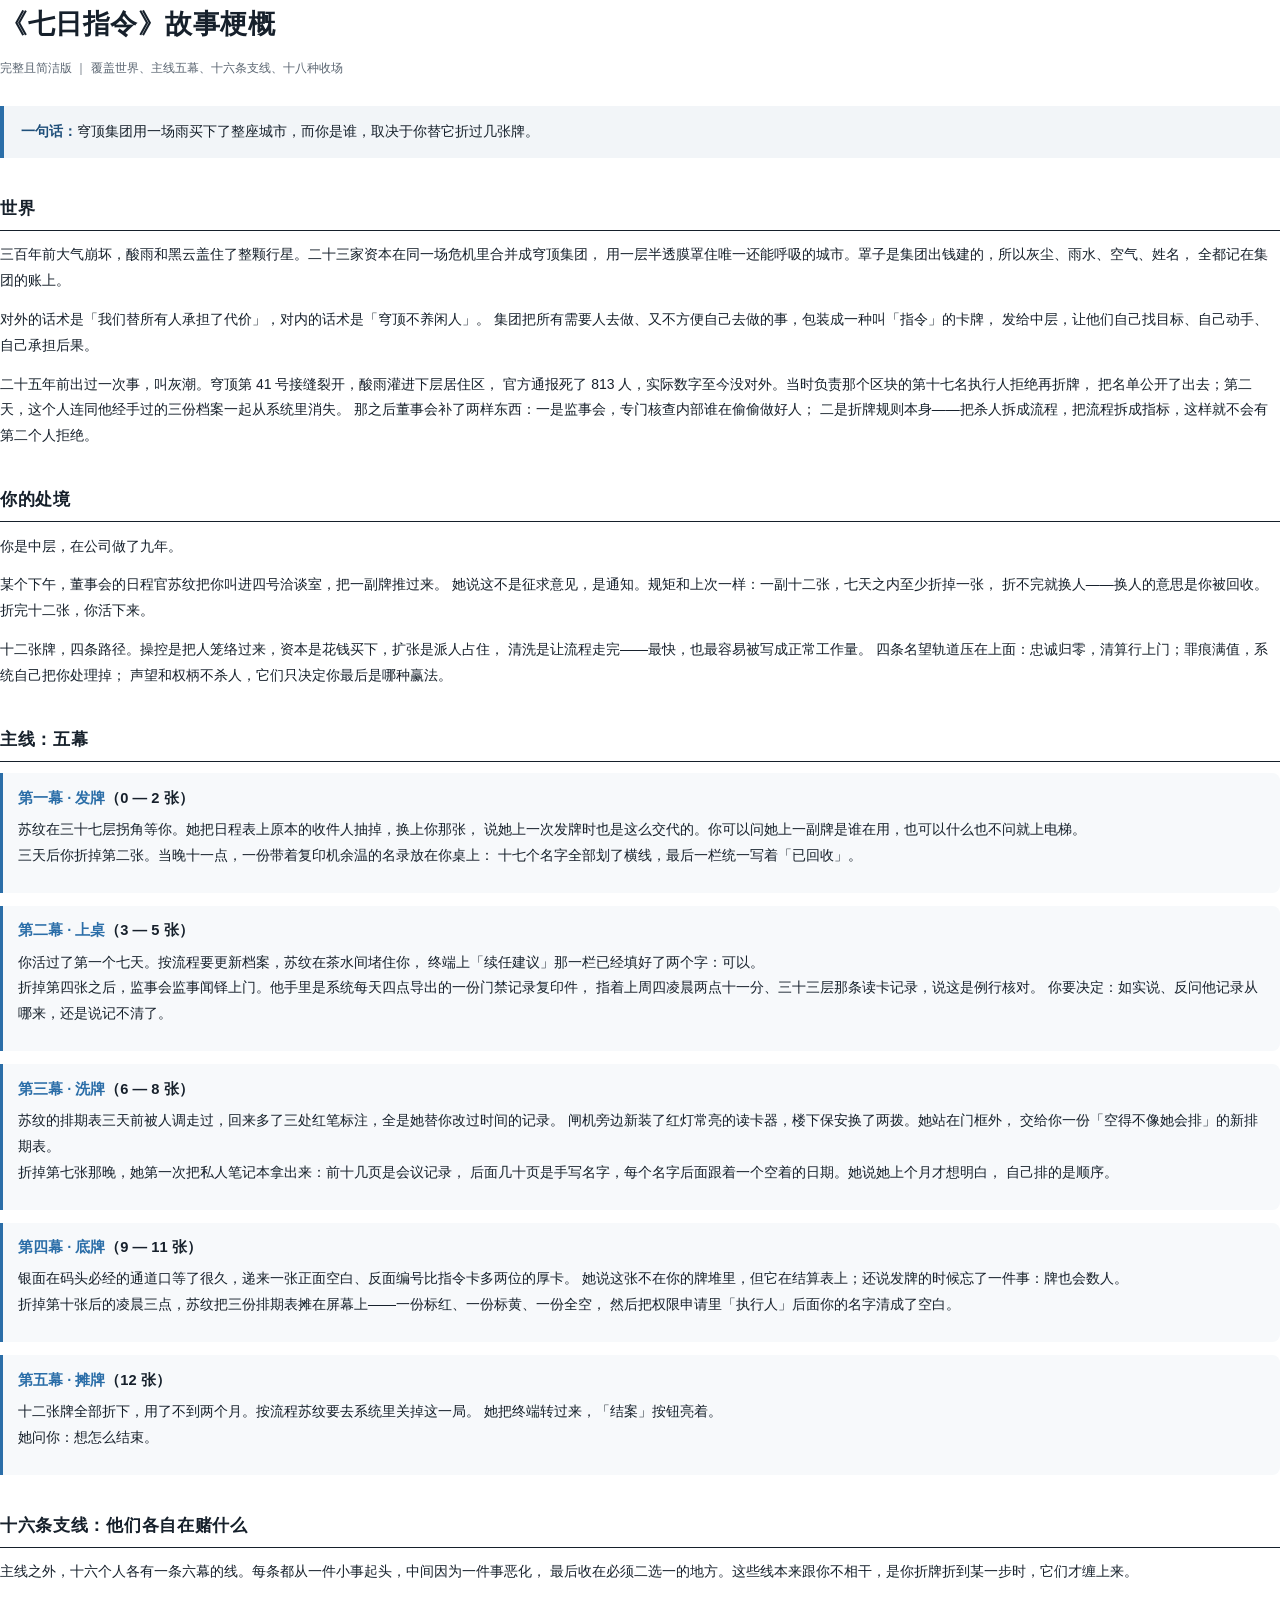
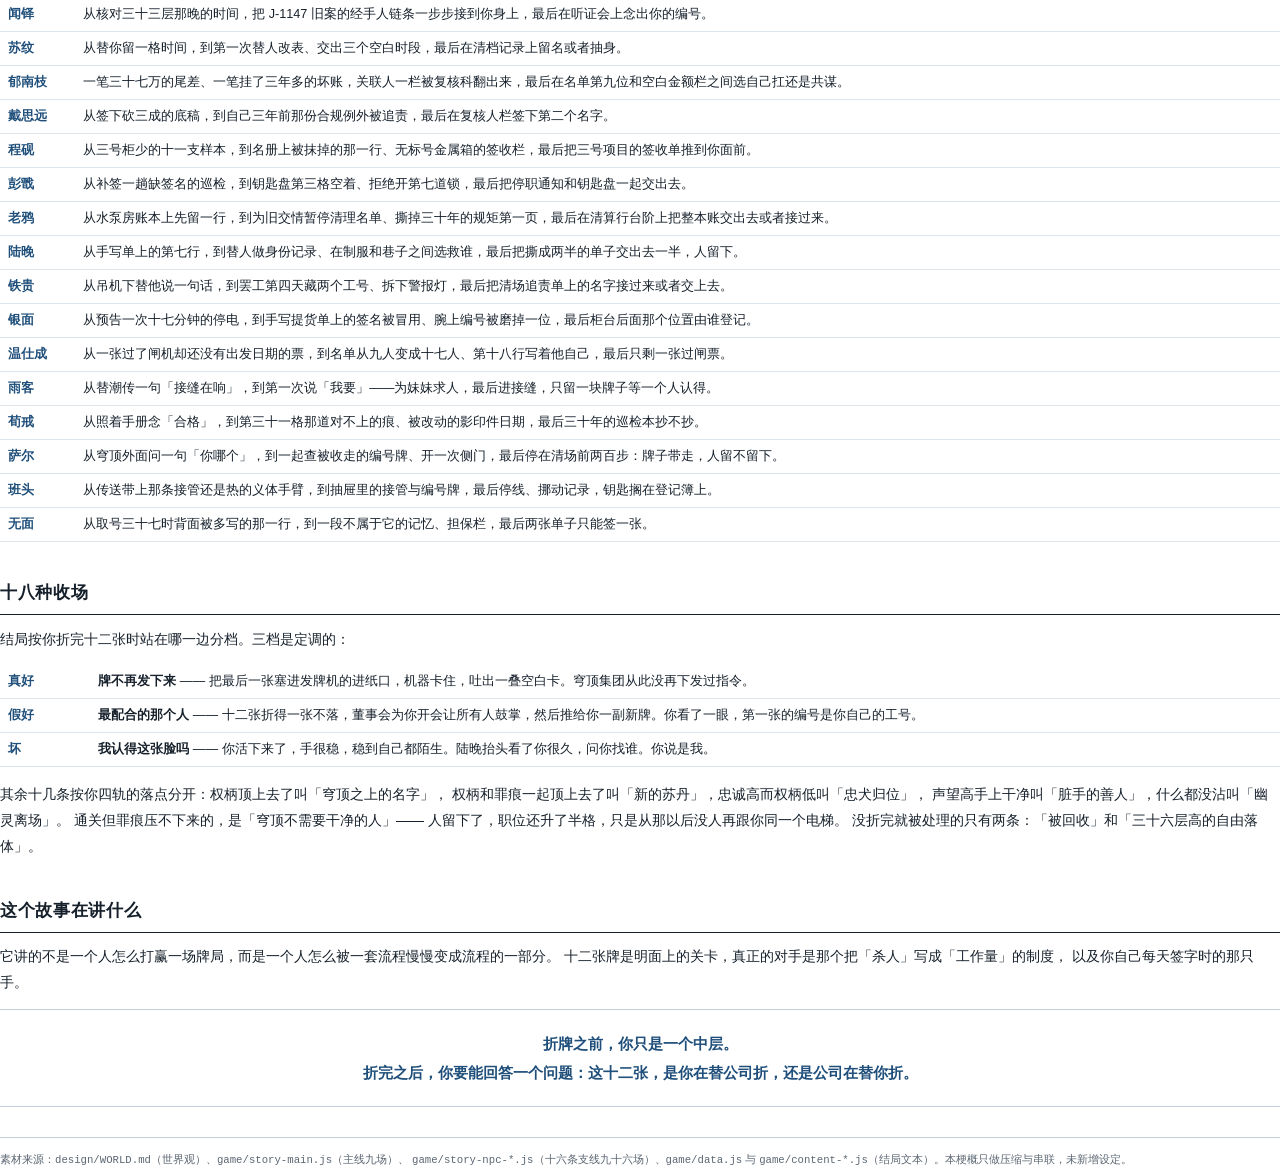
<file: design/story-synopsis.html>
<!DOCTYPE html>
<html lang="zh-CN"><head><meta charset="utf-8">
<title>《七日指令》故事梗概</title>
<style>
  @page { size: A4; margin: 15mm 14mm; }
  * { box-sizing: border-box; }
  body { font-family: "Noto Sans CJK SC","Source Han Sans SC","WenQuanYi Micro Hei",sans-serif;
         color:#16202b; font-size:10.5pt; line-height:1.85; margin:0; }
  h1 { font-size:20pt; margin:0 0 2mm; letter-spacing:.02em; }
  .sub { color:#5b6672; font-size:9pt; margin:0 0 7mm; }
  h2 { font-size:13pt; margin:9mm 0 3mm; padding-bottom:1.6mm;
       border-bottom:1.2pt solid #16202b; letter-spacing:.04em; }
  h3 { font-size:11pt; margin:6mm 0 2mm; color:#1f4f7a; }
  p { margin:0 0 3.4mm; }
  .lead { background:#f2f5f8; border-left:3pt solid #2b6ea8; padding:3.5mm 4.5mm; margin:0 0 6mm; }
  .lead b { color:#1f4f7a; }
  .act { border-left:2.5pt solid #2b6ea8; background:#f7f9fb;
         padding:3mm 4mm; margin:0 0 3.4mm; border-radius:0 2mm 2mm 0; }
  .act .h { font-weight:700; font-size:11pt; margin-bottom:1.4mm; }
  .act .h span { color:#2b6ea8; }
  table { width:100%; border-collapse:collapse; margin:2mm 0 4mm; }
  td { border-bottom:.6pt solid #dde4ea; padding:1.6mm 2mm; vertical-align:top;
       font-size:9.5pt; line-height:1.65; }
  td.n { width:20mm; font-weight:700; color:#1f4f7a; white-space:nowrap; }
  .ends td.n { width:24mm; }
  .q { font-size:11.5pt; text-align:center; color:#1f4f7a; font-weight:700;
       padding:5mm 0; margin:3mm 0; border-top:.6pt solid #c3ccd6;
       border-bottom:.6pt solid #c3ccd6; line-height:1.9; }
  .foot { margin-top:8mm; padding-top:3mm; border-top:.6pt solid #c3ccd6;
          color:#5b6672; font-size:8pt; }
</style></head><body>

<h1>《七日指令》故事梗概</h1>
<p class="sub">完整且简洁版 ｜ 覆盖世界、主线五幕、十六条支线、十八种收场</p>

<div class="lead">
<b>一句话：</b>穹顶集团用一场雨买下了整座城市，而你是谁，取决于你替它折过几张牌。
</div>

<h2>世界</h2>
<p>三百年前大气崩坏，酸雨和黑云盖住了整颗行星。二十三家资本在同一场危机里合并成穹顶集团，
用一层半透膜罩住唯一还能呼吸的城市。罩子是集团出钱建的，所以灰尘、雨水、空气、姓名，
全都记在集团的账上。</p>
<p>对外的话术是「我们替所有人承担了代价」，对内的话术是「穹顶不养闲人」。
集团把所有需要人去做、又不方便自己去做的事，包装成一种叫「指令」的卡牌，
发给中层，让他们自己找目标、自己动手、自己承担后果。</p>
<p>二十五年前出过一次事，叫灰潮。穹顶第 41 号接缝裂开，酸雨灌进下层居住区，
官方通报死了 813 人，实际数字至今没对外。当时负责那个区块的第十七名执行人拒绝再折牌，
把名单公开了出去；第二天，这个人连同他经手过的三份档案一起从系统里消失。
那之后董事会补了两样东西：一是监事会，专门核查内部谁在偷偷做好人；
二是折牌规则本身——把杀人拆成流程，把流程拆成指标，这样就不会有第二个人拒绝。</p>

<h2>你的处境</h2>
<p>你是中层，在公司做了九年。</p>
<p>某个下午，董事会的日程官苏纹把你叫进四号洽谈室，把一副牌推过来。
她说这不是征求意见，是通知。规矩和上次一样：一副十二张，七天之内至少折掉一张，
折不完就换人——换人的意思是你被回收。折完十二张，你活下来。</p>
<p>十二张牌，四条路径。操控是把人笼络过来，资本是花钱买下，扩张是派人占住，
清洗是让流程走完——最快，也最容易被写成正常工作量。
四条名望轨道压在上面：忠诚归零，清算行上门；罪痕满值，系统自己把你处理掉；
声望和权柄不杀人，它们只决定你最后是哪种赢法。</p>

<h2>主线：五幕</h2>

<div class="act">
  <div class="h"><span>第一幕 · 发牌</span>（0 — 2 张）</div>
  <p>苏纹在三十七层拐角等你。她把日程表上原本的收件人抽掉，换上你那张，
  说她上一次发牌时也是这么交代的。你可以问她上一副牌是谁在用，也可以什么也不问就上电梯。<br>
  三天后你折掉第二张。当晚十一点，一份带着复印机余温的名录放在你桌上：
  十七个名字全部划了横线，最后一栏统一写着「已回收」。</p>
</div>

<div class="act">
  <div class="h"><span>第二幕 · 上桌</span>（3 — 5 张）</div>
  <p>你活过了第一个七天。按流程要更新档案，苏纹在茶水间堵住你，
  终端上「续任建议」那一栏已经填好了两个字：可以。<br>
  折掉第四张之后，监事会监事闻铎上门。他手里是系统每天四点导出的一份门禁记录复印件，
  指着上周四凌晨两点十一分、三十三层那条读卡记录，说这是例行核对。
  你要决定：如实说、反问他记录从哪来，还是说记不清了。</p>
</div>

<div class="act">
  <div class="h"><span>第三幕 · 洗牌</span>（6 — 8 张）</div>
  <p>苏纹的排期表三天前被人调走过，回来多了三处红笔标注，全是她替你改过时间的记录。
  闸机旁边新装了红灯常亮的读卡器，楼下保安换了两拨。她站在门框外，
  交给你一份「空得不像她会排」的新排期表。<br>
  折掉第七张那晚，她第一次把私人笔记本拿出来：前十几页是会议记录，
  后面几十页是手写名字，每个名字后面跟着一个空着的日期。她说她上个月才想明白，
  自己排的是顺序。</p>
</div>

<div class="act">
  <div class="h"><span>第四幕 · 底牌</span>（9 — 11 张）</div>
  <p>银面在码头必经的通道口等了很久，递来一张正面空白、反面编号比指令卡多两位的厚卡。
  她说这张不在你的牌堆里，但它在结算表上；还说发牌的时候忘了一件事：牌也会数人。<br>
  折掉第十张后的凌晨三点，苏纹把三份排期表摊在屏幕上——一份标红、一份标黄、一份全空，
  然后把权限申请里「执行人」后面你的名字清成了空白。</p>
</div>

<div class="act">
  <div class="h"><span>第五幕 · 摊牌</span>（12 张）</div>
  <p>十二张牌全部折下，用了不到两个月。按流程苏纹要去系统里关掉这一局。
  她把终端转过来，「结案」按钮亮着。<br>
  她问你：想怎么结束。</p>
</div>

<h2>十六条支线：他们各自在赌什么</h2>
<p>主线之外，十六个人各有一条六幕的线。每条都从一件小事起头，中间因为一件事恶化，
最后收在必须二选一的地方。这些线本来跟你不相干，是你折牌折到某一步时，它们才缠上来。</p>
<table>
  <tr><td class="n">闻铎</td><td>从核对三十三层那晚的时间，把 J-1147 旧案的经手人链条一步步接到你身上，最后在听证会上念出你的编号。</td></tr>
  <tr><td class="n">苏纹</td><td>从替你留一格时间，到第一次替人改表、交出三个空白时段，最后在清档记录上留名或者抽身。</td></tr>
  <tr><td class="n">郁南枝</td><td>一笔三十七万的尾差、一笔挂了三年多的坏账，关联人一栏被复核科翻出来，最后在名单第九位和空白金额栏之间选自己扛还是共谋。</td></tr>
  <tr><td class="n">戴思远</td><td>从签下砍三成的底稿，到自己三年前那份合规例外被追责，最后在复核人栏签下第二个名字。</td></tr>
  <tr><td class="n">程砚</td><td>从三号柜少的十一支样本，到名册上被抹掉的那一行、无标号金属箱的签收栏，最后把三号项目的签收单推到你面前。</td></tr>
  <tr><td class="n">彭戬</td><td>从补签一趟缺签名的巡检，到钥匙盘第三格空着、拒绝开第七道锁，最后把停职通知和钥匙盘一起交出去。</td></tr>
  <tr><td class="n">老鸦</td><td>从水泵房账本上先留一行，到为旧交情暂停清理名单、撕掉三十年的规矩第一页，最后在清算行台阶上把整本账交出去或者接过来。</td></tr>
  <tr><td class="n">陆晚</td><td>从手写单上的第七行，到替人做身份记录、在制服和巷子之间选救谁，最后把撕成两半的单子交出去一半，人留下。</td></tr>
  <tr><td class="n">铁贵</td><td>从吊机下替他说一句话，到罢工第四天藏两个工号、拆下警报灯，最后把清场追责单上的名字接过来或者交上去。</td></tr>
  <tr><td class="n">银面</td><td>从预告一次十七分钟的停电，到手写提货单上的签名被冒用、腕上编号被磨掉一位，最后柜台后面那个位置由谁登记。</td></tr>
  <tr><td class="n">温仕成</td><td>从一张过了闸机却还没有出发日期的票，到名单从九人变成十七人、第十八行写着他自己，最后只剩一张过闸票。</td></tr>
  <tr><td class="n">雨客</td><td>从替潮传一句「接缝在响」，到第一次说「我要」——为妹妹求人，最后进接缝，只留一块牌子等一个人认得。</td></tr>
  <tr><td class="n">荀戒</td><td>从照着手册念「合格」，到第三十一格那道对不上的痕、被改动的影印件日期，最后三十年的巡检本抄不抄。</td></tr>
  <tr><td class="n">萨尔</td><td>从穹顶外面问一句「你哪个」，到一起查被收走的编号牌、开一次侧门，最后停在清场前两百步：牌子带走，人留不留下。</td></tr>
  <tr><td class="n">班头</td><td>从传送带上那条接管还是热的义体手臂，到抽屉里的接管与编号牌，最后停线、挪动记录，钥匙搁在登记簿上。</td></tr>
  <tr><td class="n">无面</td><td>从取号三十七时背面被多写的那一行，到一段不属于它的记忆、担保栏，最后两张单子只能签一张。</td></tr>
</table>

<h2>十八种收场</h2>
<p>结局按你折完十二张时站在哪一边分档。三档是定调的：</p>
<table class="ends">
  <tr><td class="n">真好</td><td><b>牌不再发下来</b> —— 把最后一张塞进发牌机的进纸口，机器卡住，吐出一叠空白卡。穹顶集团从此没再下发过指令。</td></tr>
  <tr><td class="n">假好</td><td><b>最配合的那个人</b> —— 十二张折得一张不落，董事会为你开会让所有人鼓掌，然后推给你一副新牌。你看了一眼，第一张的编号是你自己的工号。</td></tr>
  <tr><td class="n">坏</td><td><b>我认得这张脸吗</b> —— 你活下来了，手很稳，稳到自己都陌生。陆晚抬头看了你很久，问你找谁。你说是我。</td></tr>
</table>
<p>其余十几条按你四轨的落点分开：权柄顶上去了叫「穹顶之上的名字」，
权柄和罪痕一起顶上去了叫「新的苏丹」，忠诚高而权柄低叫「忠犬归位」，
声望高手上干净叫「脏手的善人」，什么都没沾叫「幽灵离场」。
通关但罪痕压不下来的，是「穹顶不需要干净的人」——
人留下了，职位还升了半格，只是从那以后没人再跟你同一个电梯。
没折完就被处理的只有两条：「被回收」和「三十六层高的自由落体」。</p>

<h2>这个故事在讲什么</h2>
<p>它讲的不是一个人怎么打赢一场牌局，而是一个人怎么被一套流程慢慢变成流程的一部分。
十二张牌是明面上的关卡，真正的对手是那个把「杀人」写成「工作量」的制度，
以及你自己每天签字时的那只手。</p>
<div class="q">折牌之前，你只是一个中层。<br>
折完之后，你要能回答一个问题：这十二张，是你在替公司折，还是公司在替你折。</div>

<div class="foot">
素材来源：<code>design/WORLD.md</code>（世界观）、<code>game/story-main.js</code>（主线九场）、
<code>game/story-npc-*.js</code>（十六条支线九十六场）、<code>game/data.js</code> 与
<code>game/content-*.js</code>（结局文本）。本梗概只做压缩与串联，未新增设定。
</div>

</body></html>
</file>
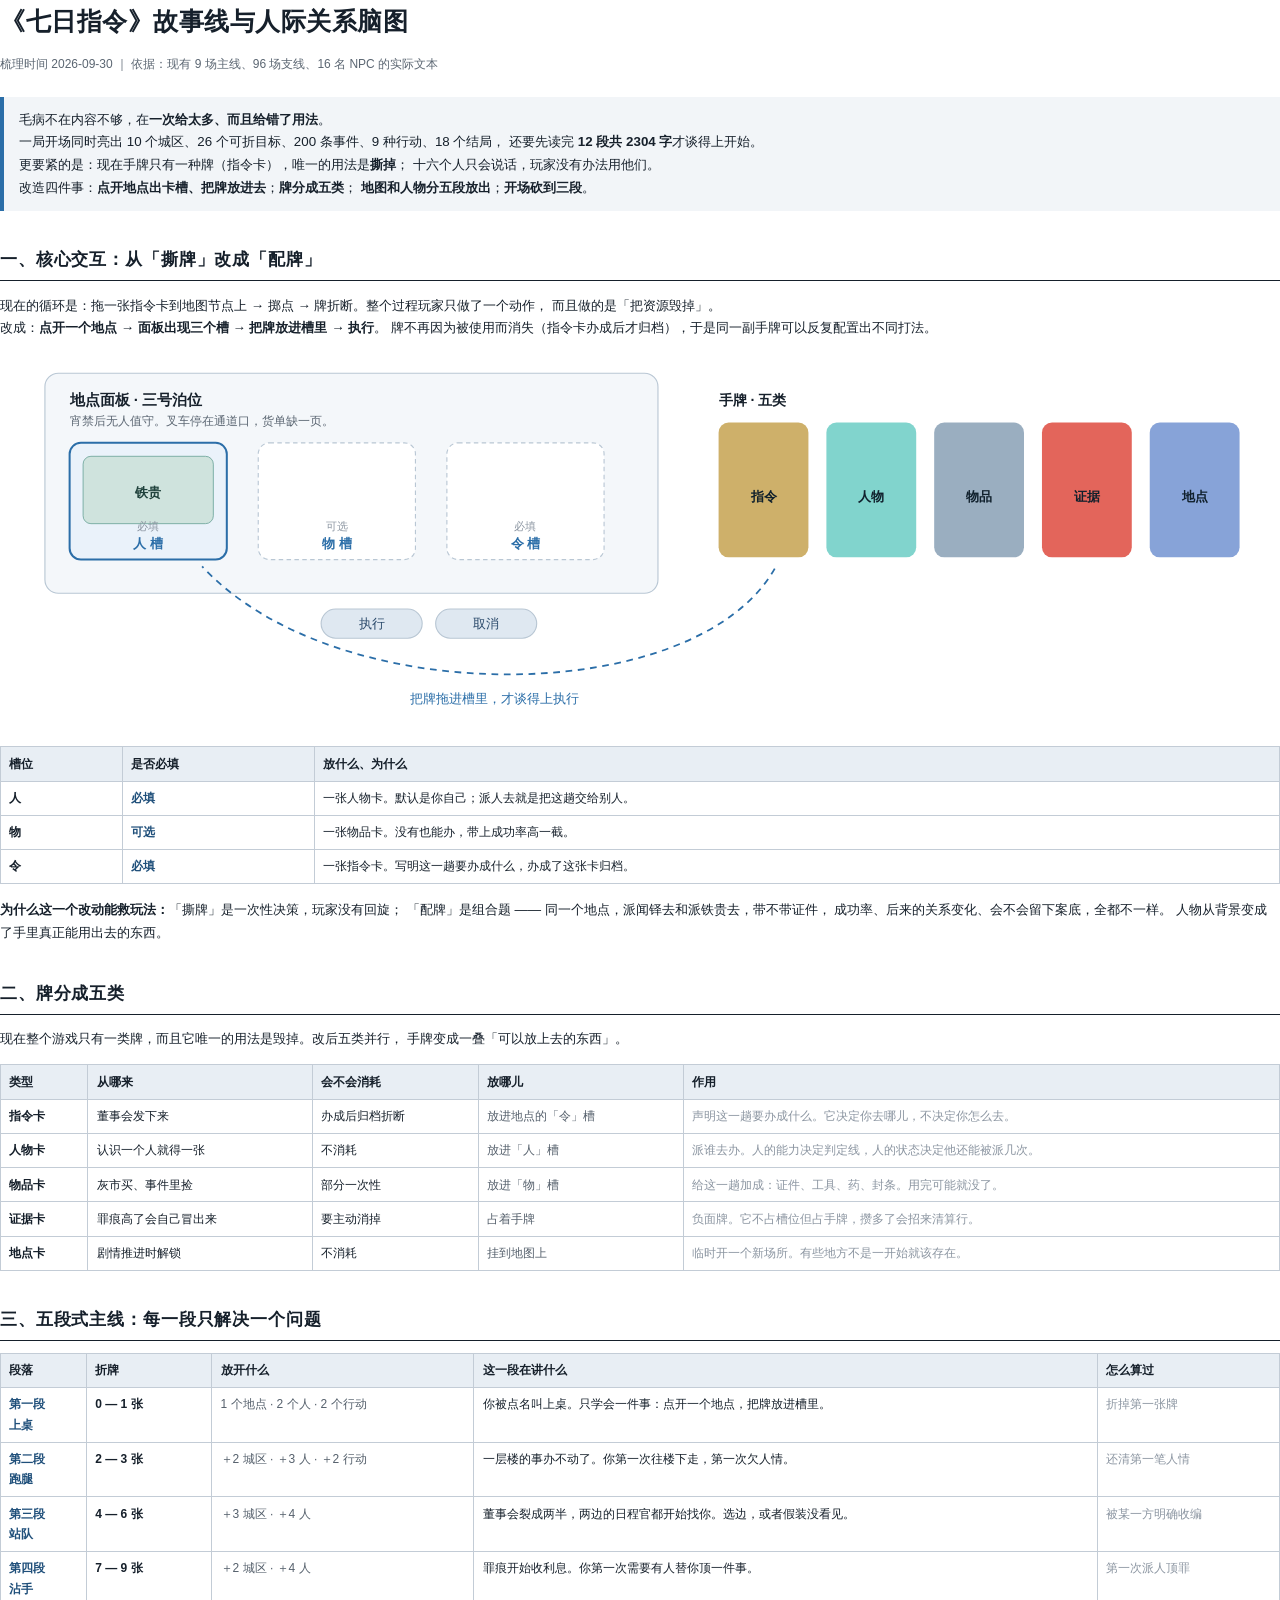
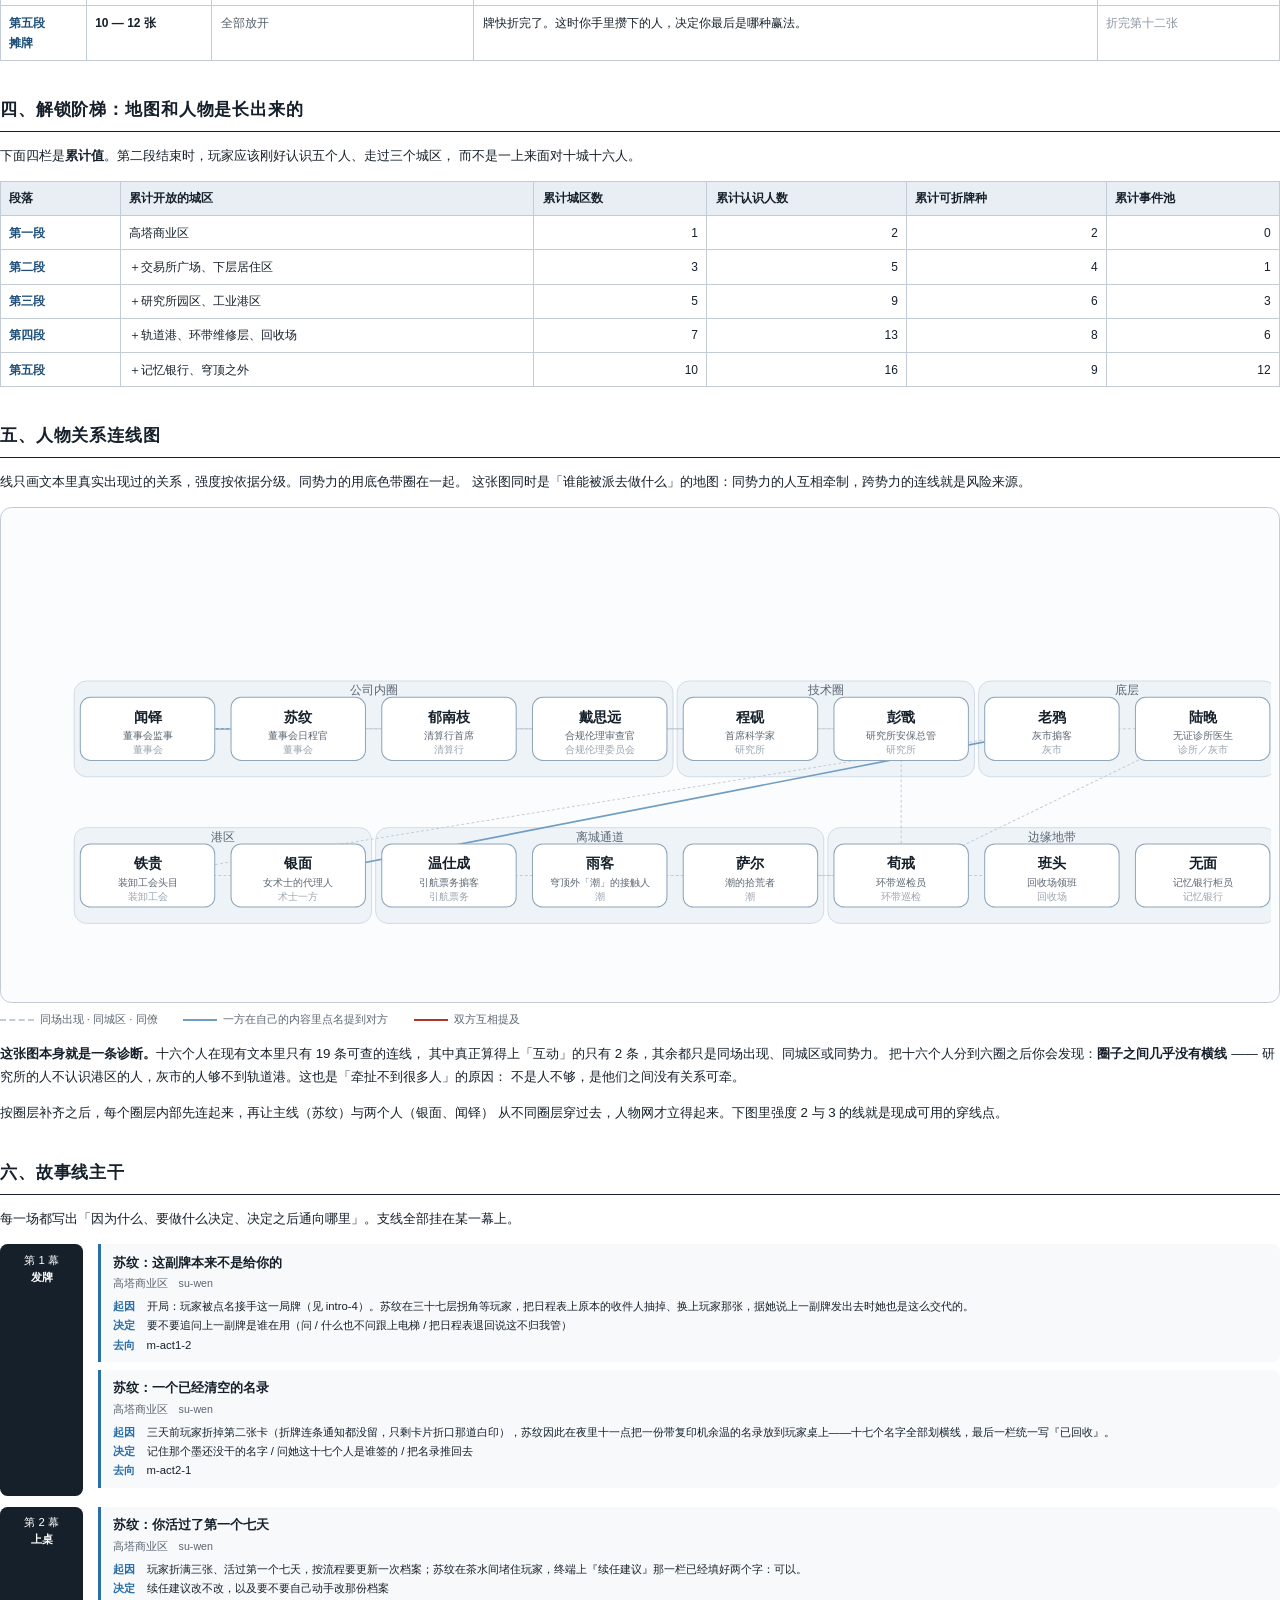
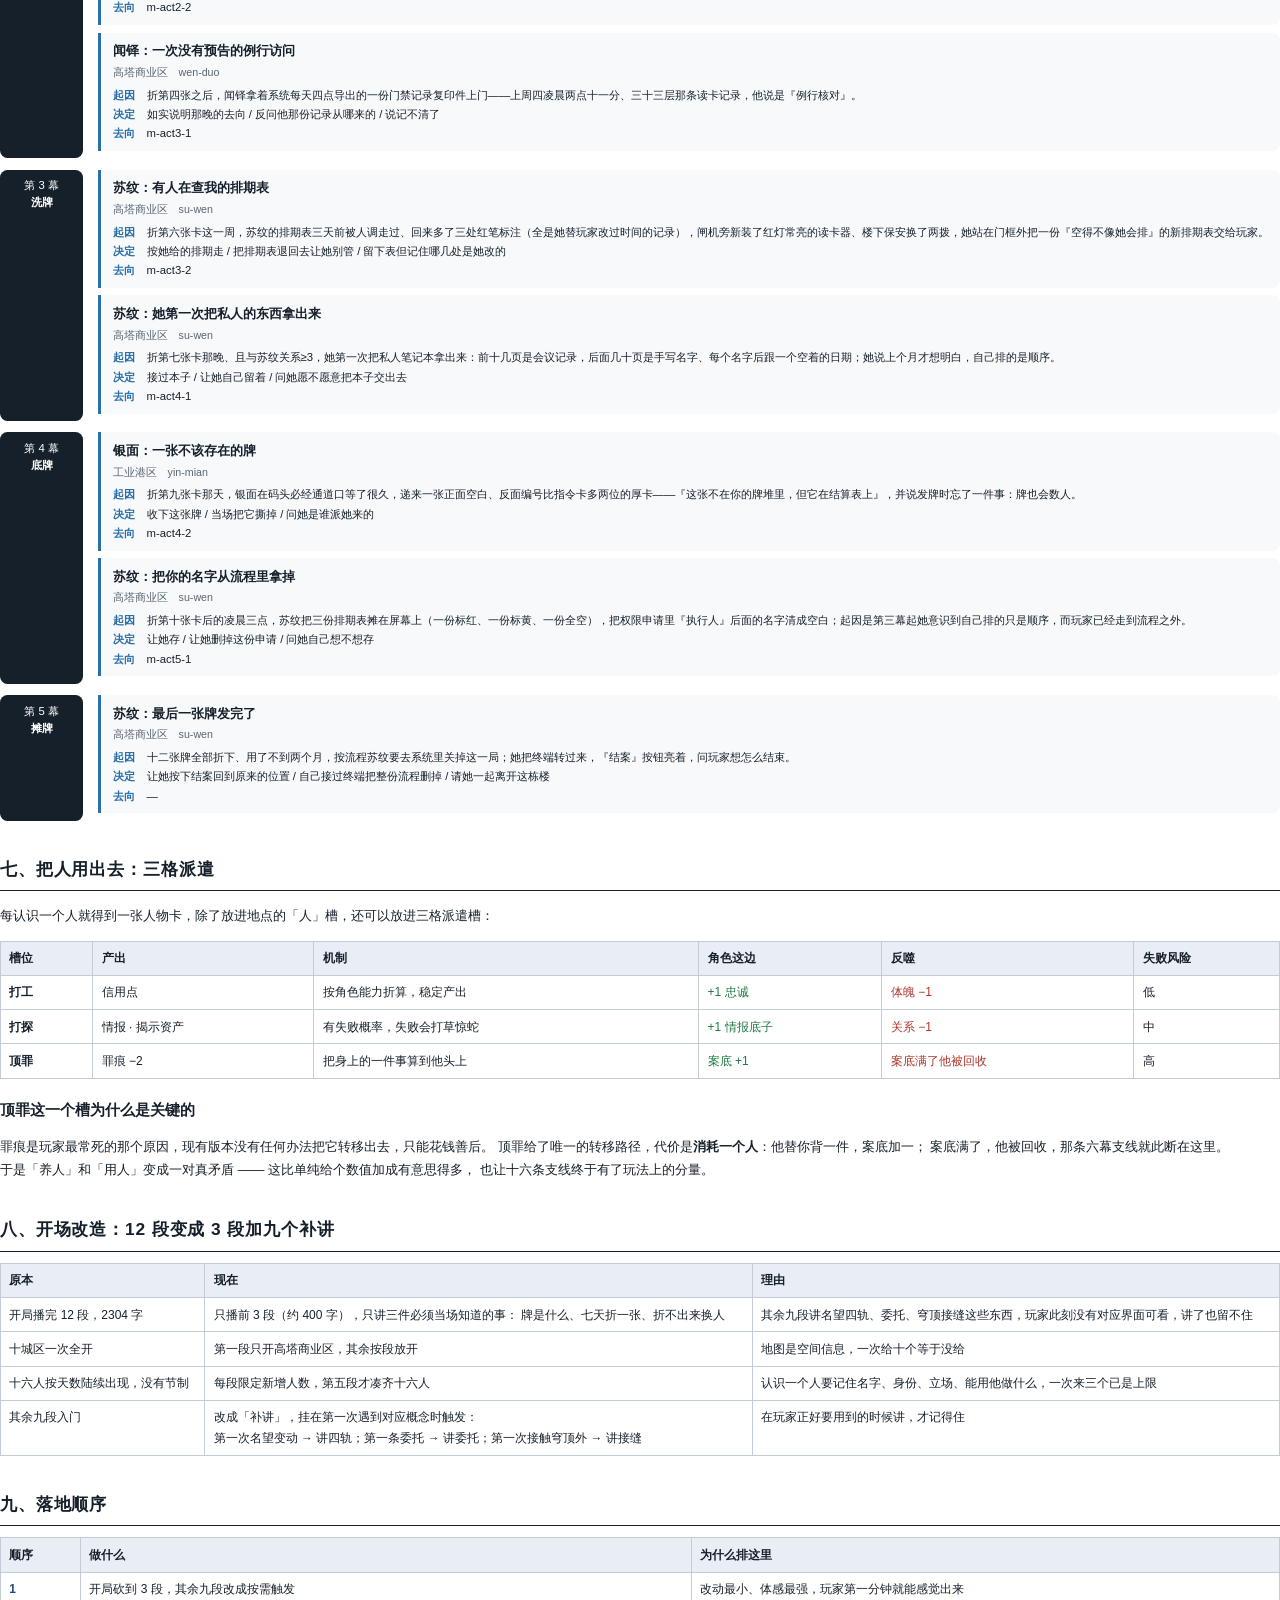
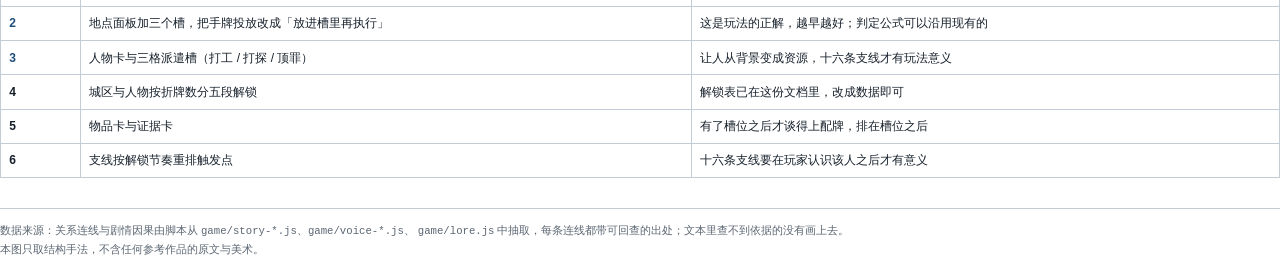
<file: design/mindmap/mindmap.html>
<!DOCTYPE html>
<html lang="zh-CN"><head><meta charset="utf-8">
<title>《七日指令》故事线与人际关系脑图</title>
<style>
  @page { size: A4; margin: 13mm 11mm; }
  * { box-sizing: border-box; }
  body { font-family: "Noto Sans CJK SC","Source Han Sans SC","WenQuanYi Micro Hei",sans-serif;
         color:#16202b; font-size:10pt; line-height:1.7; margin:0; }
  h1 { font-size:19pt; margin:0 0 3mm; letter-spacing:.02em; }
  h2 { font-size:13pt; margin:9mm 0 3mm; padding-bottom:1.6mm;
        border-bottom:1.2pt solid #16202b; letter-spacing:.05em; }
  h3 { font-size:11pt; margin:5mm 0 2mm; }
  .sub { color:#5b6672; font-size:9pt; margin:0 0 6mm; }
  .lead { background:#f2f5f8; border-left:3pt solid #2b6ea8; padding:3mm 4mm; margin:0 0 6mm; }
  table { width:100%; border-collapse:collapse; margin:3mm 0 4mm; }
  th,td { border:.6pt solid #c3ccd6; padding:1.7mm 2.2mm; text-align:left;
           vertical-align:top; font-size:9pt; }
  th { background:#e8eef4; font-weight:700; }
  td.num { text-align:right; white-space:nowrap; font-variant-numeric:tabular-nums; }
  .p1 { font-weight:700; color:#1f4f7a; }
  .p2 { font-weight:700; }
  .p3 { color:#55606c; }
  .p4 { color:#8b95a1; }
  .up { color:#1f7a45; } .down { color:#b0342b; }
  .ph { color:#9aa5b1; font-style:italic; }

  .graphwrap { border:.6pt solid #c3ccd6; border-radius:3mm; padding:2mm; background:#fbfcfd; }
  svg.graph { width:100%; height:auto; display:block; }
  .band { fill:#eef3f8; stroke:#c9d6e2; stroke-width:.8; }
  .bandl { font-size:8.5pt; fill:#5b6672; }
  .edge { stroke-linecap:round; }
  .edge.e1 { stroke:#c3ccd6; stroke-width:1; stroke-dasharray:2 3; }
  .edge.e2 { stroke:#6f9dc4; stroke-width:1.6; }
  .edge.e3 { stroke:#b0342b; stroke-width:2.2; }
  .nbox { fill:#fff; stroke:#8fa6ba; stroke-width:1; }
  .nname { font-size:10.5pt; font-weight:700; fill:#16202b; }
  .nrole { font-size:7.5pt; fill:#5b6672; }
  .nfac { font-size:7pt; fill:#9aa5b1; }
  .legend { margin:2mm 0 0; font-size:8.5pt; color:#5b6672; }
  .legend span { margin-right:6mm; }
  .legend i { display:inline-block; width:9mm; height:0; vertical-align:middle;
               margin-right:1.5mm; border-top-width:2px; border-top-style:solid; }
  .legend i.l1 { border-color:#c3ccd6; border-top-style:dashed; }
  .legend i.l2 { border-color:#6f9dc4; }
  .legend i.l3 { border-color:#b0342b; }

  svg.slotsvg { width:100%; height:auto; display:block; margin:2mm 0 3mm; }
  .pan { fill:#f4f7fa; stroke:#b9c7d4; stroke-width:1; }
  .ptit { font-size:10pt; font-weight:700; fill:#16202b; }
  .psub { font-size:8pt; fill:#5b6672; }
  .slot { fill:#fff; stroke:#b9c7d4; stroke-width:1; stroke-dasharray:4 3; }
  .slot.on { stroke:#2b6ea8; stroke-width:1.8; stroke-dasharray:none; fill:#eaf2fa; }
  .mini { fill:#cfe3dd; stroke:#74a99f; stroke-width:.8; }
  .minit { font-size:9pt; font-weight:700; fill:#20423c; }
  .slab { font-size:9pt; font-weight:700; fill:#2b6ea8; }
  .sreq { font-size:7.5pt; fill:#8b95a1; }
  .pc { opacity:.9; }
  .pct { font-size:9pt; font-weight:700; fill:#10202c; }
  .handlab { font-size:9.5pt; font-weight:700; fill:#16202b; }
  .arrow { fill:none; stroke:#2b6ea8; stroke-width:1.6; stroke-dasharray:6 5; }
  .arrowlab { font-size:8.5pt; fill:#2b6ea8; }
  .btn2 { fill:#dfe8f1; stroke:#b9c7d4; }
  .btnt { font-size:8.5pt; fill:#2b4a6b; }

  .chain { margin:2mm 0 4mm; }
  .actrow { display:flex; gap:4mm; margin-bottom:3mm; }
  .acttag { flex:0 0 22mm; background:#16202b; color:#fff; border-radius:2mm;
             padding:2mm; text-align:center; font-size:8.5pt; line-height:1.5; }
  .actbody { flex:1; }
  .mnode { border-left:2.5pt solid #2b6ea8; background:#f7f9fb;
            padding:2mm 3mm; margin-bottom:2mm; border-radius:0 2mm 2mm 0; }
  .mtitle { font-weight:700; font-size:10pt; }
  .mmeta { font-size:8pt; color:#5b6672; margin-bottom:1.2mm; }
  .mline { font-size:8.5pt; }
  .mline span { display:inline-block; min-width:9mm; color:#2b6ea8; font-weight:700; }
  .foot { margin-top:8mm; padding-top:3mm; border-top:.6pt solid #c3ccd6;
           color:#5b6672; font-size:8pt; }
</style></head><body>

<h1>《七日指令》故事线与人际关系脑图</h1>
<p class="sub">梳理时间 2026-09-30 ｜ 依据：现有 9 场主线、96 场支线、16 名 NPC 的实际文本</p>

<div class="lead">
毛病不在内容不够，在<b>一次给太多、而且给错了用法</b>。<br>
一局开场同时亮出 10 个城区、26 个可折目标、200 条事件、9 种行动、18 个结局，
还要先读完 <b>12 段共 2304 字</b>才谈得上开始。<br>
更要紧的是：现在手牌只有一种牌（指令卡），唯一的用法是<b>撕掉</b>；
十六个人只会说话，玩家没有办法用他们。<br>
改造四件事：<b>点开地点出卡槽、把牌放进去</b>；<b>牌分成五类</b>；
<b>地图和人物分五段放出</b>；<b>开场砍到三段</b>。
</div>

<h2>一、核心交互：从「撕牌」改成「配牌」</h2>
<p>现在的循环是：拖一张指令卡到地图节点上 → 掷点 → 牌折断。整个过程玩家只做了一个动作，
而且做的是「把资源毁掉」。<br>
改成：<b>点开一个地点 → 面板出现三个槽 → 把牌放进槽里 → 执行</b>。
牌不再因为被使用而消失（指令卡办成后才归档），于是同一副手牌可以反复配置出不同打法。</p>
<svg class="slotsvg" viewBox="0 0 1140 340" xmlns="http://www.w3.org/2000/svg"><rect class="pan" x="40" y="18" width="546" height="196" rx="12"/><text class="ptit" x="62" y="46">地点面板 · 三号泊位</text><text class="psub" x="62" y="64">宵禁后无人值守。叉车停在通道口，货单缺一页。</text><rect class="slot on" x="62" y="80" width="140" height="104" rx="10"/><rect class="mini" x="74" y="92" width="116" height="60" rx="7"/><text class="minit" x="132" y="128" text-anchor="middle">铁贵</text><text class="sreq" x="132" y="158" text-anchor="middle">必填</text><text class="slab" x="132" y="174" text-anchor="middle">人 槽</text><rect class="slot" x="230" y="80" width="140" height="104" rx="10"/><text class="sreq" x="300" y="158" text-anchor="middle">可选</text><text class="slab" x="300" y="174" text-anchor="middle">物 槽</text><rect class="slot" x="398" y="80" width="140" height="104" rx="10"/><text class="sreq" x="468" y="158" text-anchor="middle">必填</text><text class="slab" x="468" y="174" text-anchor="middle">令 槽</text><rect class="btn2" x="286" y="228" width="90" height="26" rx="13"/><text class="btnt" x="331" y="245" text-anchor="middle">执行</text><rect class="btn2" x="388" y="228" width="90" height="26" rx="13"/><text class="btnt" x="433" y="245" text-anchor="middle">取消</text><text class="handlab" x="640" y="46">手牌 · 五类</text><rect class="pc" x="640" y="62" width="80" height="120" rx="9" fill="#c9a85a"/><text class="pct" x="680" y="132" text-anchor="middle">指令</text><rect class="pc" x="736" y="62" width="80" height="120" rx="9" fill="#74d0c8"/><text class="pct" x="776" y="132" text-anchor="middle">人物</text><rect class="pc" x="832" y="62" width="80" height="120" rx="9" fill="#8fa6ba"/><text class="pct" x="872" y="132" text-anchor="middle">物品</text><rect class="pc" x="928" y="62" width="80" height="120" rx="9" fill="#e0554a"/><text class="pct" x="968" y="132" text-anchor="middle">证据</text><rect class="pc" x="1024" y="62" width="80" height="120" rx="9" fill="#7a9ad4"/><text class="pct" x="1064" y="132" text-anchor="middle">地点</text><path class="arrow" d="M 690 192 C 620 316 300 320 180 190"/><text class="arrowlab" x="440" y="312" text-anchor="middle">把牌拖进槽里，才谈得上执行</text></svg>
<table>
  <tr><th>槽位</th><th>是否必填</th><th>放什么、为什么</th></tr>
  <tr><td class="p2">人</td><td class="p1">必填</td><td>一张人物卡。默认是你自己；派人去就是把这趟交给别人。</td></tr><tr><td class="p2">物</td><td class="p1">可选</td><td>一张物品卡。没有也能办，带上成功率高一截。</td></tr><tr><td class="p2">令</td><td class="p1">必填</td><td>一张指令卡。写明这一趟要办成什么，办成了这张卡归档。</td></tr>
</table>
<p><b>为什么这一个改动能救玩法：</b>「撕牌」是一次性决策，玩家没有回旋；
「配牌」是组合题 —— 同一个地点，派闻铎去和派铁贵去，带不带证件，
成功率、后来的关系变化、会不会留下案底，全都不一样。
人物从背景变成了手里真正能用出去的东西。</p>

<h2>二、牌分成五类</h2>
<p>现在整个游戏只有一类牌，而且它唯一的用法是毁掉。改后五类并行，
手牌变成一叠「可以放上去的东西」。</p>
<table>
  <tr><th>类型</th><th>从哪来</th><th>会不会消耗</th><th>放哪儿</th><th>作用</th></tr>
  <tr><td class="p2">指令卡</td><td>董事会发下来</td><td>办成后归档折断</td><td class="p3">放进地点的「令」槽</td><td class="p4">声明这一趟要办成什么。它决定你去哪儿，不决定你怎么去。</td></tr><tr><td class="p2">人物卡</td><td>认识一个人就得一张</td><td>不消耗</td><td class="p3">放进「人」槽</td><td class="p4">派谁去办。人的能力决定判定线，人的状态决定他还能被派几次。</td></tr><tr><td class="p2">物品卡</td><td>灰市买、事件里捡</td><td>部分一次性</td><td class="p3">放进「物」槽</td><td class="p4">给这一趟加成：证件、工具、药、封条。用完可能就没了。</td></tr><tr><td class="p2">证据卡</td><td>罪痕高了会自己冒出来</td><td>要主动消掉</td><td class="p3">占着手牌</td><td class="p4">负面牌。它不占槽位但占手牌，攒多了会招来清算行。</td></tr><tr><td class="p2">地点卡</td><td>剧情推进时解锁</td><td>不消耗</td><td class="p3">挂到地图上</td><td class="p4">临时开一个新场所。有些地方不是一开始就该存在。</td></tr>
</table>

<h2>三、五段式主线：每一段只解决一个问题</h2>
<table>
  <tr><th>段落</th><th>折牌</th><th>放开什么</th><th>这一段在讲什么</th><th>怎么算过</th></tr>
  <tr><td class="p1">第一段<br><b>上桌</b></td><td class="p2">0 — 1 张</td><td class="p3">1 个地点 · 2 个人 · 2 个行动</td><td>你被点名叫上桌。只学会一件事：点开一个地点，把牌放进槽里。</td><td class="p4">折掉第一张牌</td></tr><tr><td class="p1">第二段<br><b>跑腿</b></td><td class="p2">2 — 3 张</td><td class="p3">＋2 城区 · ＋3 人 · ＋2 行动</td><td>一层楼的事办不动了。你第一次往楼下走，第一次欠人情。</td><td class="p4">还清第一笔人情</td></tr><tr><td class="p1">第三段<br><b>站队</b></td><td class="p2">4 — 6 张</td><td class="p3">＋3 城区 · ＋4 人</td><td>董事会裂成两半，两边的日程官都开始找你。选边，或者假装没看见。</td><td class="p4">被某一方明确收编</td></tr><tr><td class="p1">第四段<br><b>沾手</b></td><td class="p2">7 — 9 张</td><td class="p3">＋2 城区 · ＋4 人</td><td>罪痕开始收利息。你第一次需要有人替你顶一件事。</td><td class="p4">第一次派人顶罪</td></tr><tr><td class="p1">第五段<br><b>摊牌</b></td><td class="p2">10 — 12 张</td><td class="p3">全部放开</td><td>牌快折完了。这时你手里攒下的人，决定你最后是哪种赢法。</td><td class="p4">折完第十二张</td></tr>
</table>

<h2>四、解锁阶梯：地图和人物是长出来的</h2>
<p>下面四栏是<b>累计值</b>。第二段结束时，玩家应该刚好认识五个人、走过三个城区，
而不是一上来面对十城十六人。</p>
<table>
  <tr><th>段落</th><th>累计开放的城区</th><th>累计城区数</th>
      <th>累计认识人数</th><th>累计可折牌种</th><th>累计事件池</th></tr>
  <tr><td class="p1">第一段</td><td>高塔商业区</td><td class="num">1</td><td class="num">2</td><td class="num">2</td><td class="num">0</td></tr><tr><td class="p1">第二段</td><td>＋交易所广场、下层居住区</td><td class="num">3</td><td class="num">5</td><td class="num">4</td><td class="num">1</td></tr><tr><td class="p1">第三段</td><td>＋研究所园区、工业港区</td><td class="num">5</td><td class="num">9</td><td class="num">6</td><td class="num">3</td></tr><tr><td class="p1">第四段</td><td>＋轨道港、环带维修层、回收场</td><td class="num">7</td><td class="num">13</td><td class="num">8</td><td class="num">6</td></tr><tr><td class="p1">第五段</td><td>＋记忆银行、穹顶之外</td><td class="num">10</td><td class="num">16</td><td class="num">9</td><td class="num">12</td></tr>
</table>

<h2>五、人物关系连线图</h2>
<p>线只画文本里真实出现过的关系，强度按依据分级。同势力的用底色带圈在一起。
这张图同时是「谁能被派去做什么」的地图：同势力的人互相牵制，跨势力的连线就是风险来源。</p>
<div class="graphwrap"><svg class="graph" viewBox="0 0 1240 470" xmlns="http://www.w3.org/2000/svg"><g><rect class="band" x="64" y="162" width="588" height="94" rx="12"/><text class="bandl" x="358" y="175" text-anchor="middle">公司内圈</text><rect class="band" x="656" y="162" width="292" height="94" rx="12"/><text class="bandl" x="802" y="175" text-anchor="middle">技术圈</text><rect class="band" x="952" y="162" width="292" height="94" rx="12"/><text class="bandl" x="1098" y="175" text-anchor="middle">底层</text><rect class="band" x="64" y="306" width="292" height="94" rx="12"/><text class="bandl" x="210" y="319" text-anchor="middle">港区</text><rect class="band" x="360" y="306" width="440" height="94" rx="12"/><text class="bandl" x="580" y="319" text-anchor="middle">离城通道</text><rect class="band" x="804" y="306" width="440" height="94" rx="12"/><text class="bandl" x="1024" y="319" text-anchor="middle">边缘地带</text></g><g><line class="edge e2" x1="136.0" y1="209.0" x2="284.0" y2="209.0"><title>闻铎 ／ 苏纹（单向提及，强度 2）</title></line><line class="edge e2" x1="1024.0" y1="209.0" x2="284.0" y2="353.0"><title>老鸦 ／ 银面（单向提及，强度 2）</title></line><line class="edge e1" x1="728.0" y1="353.0" x2="1024.0" y2="353.0"><title>萨尔 ／ 班头（同场出现，强度 1）</title></line><line class="edge e1" x1="728.0" y1="209.0" x2="876.0" y2="209.0"><title>程砚 ／ 彭戬（同场出现，强度 1）</title></line><line class="edge e1" x1="580.0" y1="209.0" x2="728.0" y2="209.0"><title>戴思远 ／ 程砚（同场出现，强度 1）</title></line><line class="edge e1" x1="284.0" y1="209.0" x2="432.0" y2="209.0"><title>苏纹 ／ 郁南枝（同场出现，强度 1）</title></line><line class="edge e1" x1="432.0" y1="209.0" x2="728.0" y2="209.0"><title>郁南枝 ／ 程砚（同场出现，强度 1）</title></line><line class="edge e1" x1="580.0" y1="209.0" x2="876.0" y2="209.0"><title>戴思远 ／ 彭戬（同场出现，强度 1）</title></line><line class="edge e1" x1="136.0" y1="209.0" x2="728.0" y2="209.0"><title>闻铎 ／ 程砚（同场出现，强度 1）</title></line><line class="edge e1" x1="284.0" y1="209.0" x2="728.0" y2="209.0"><title>苏纹 ／ 程砚（同场出现，强度 1）</title></line><line class="edge e1" x1="1024.0" y1="209.0" x2="136.0" y2="353.0"><title>老鸦 ／ 铁贵（同场出现，强度 1）</title></line><line class="edge e1" x1="1172.0" y1="209.0" x2="876.0" y2="353.0"><title>陆晚 ／ 荀戒（同场出现，强度 1）</title></line><line class="edge e1" x1="876.0" y1="209.0" x2="876.0" y2="353.0"><title>彭戬 ／ 荀戒（同场出现，强度 1）</title></line><line class="edge e1" x1="580.0" y1="353.0" x2="876.0" y2="353.0"><title>雨客 ／ 荀戒（同场出现，强度 1）</title></line><line class="edge e1" x1="432.0" y1="209.0" x2="580.0" y2="209.0"><title>郁南枝 ／ 戴思远（同城区，强度 1）</title></line><line class="edge e1" x1="1024.0" y1="209.0" x2="1172.0" y2="209.0"><title>老鸦 ／ 陆晚（同城区，强度 1）</title></line><line class="edge e1" x1="136.0" y1="353.0" x2="284.0" y2="353.0"><title>铁贵 ／ 银面（同城区，强度 1）</title></line><line class="edge e1" x1="432.0" y1="353.0" x2="580.0" y2="353.0"><title>温仕成 ／ 雨客（同城区，强度 1）</title></line><line class="edge e1" x1="580.0" y1="353.0" x2="728.0" y2="353.0"><title>雨客 ／ 萨尔（同僚，强度 1）</title></line></g><g><g transform="translate(70,178)"><rect class="nbox" width="132" height="62" rx="10"/><text class="nname" x="66" y="24" text-anchor="middle">闻铎</text><text class="nrole" x="66" y="41" text-anchor="middle">董事会监事</text><text class="nfac" x="66" y="55" text-anchor="middle">董事会</text></g><g transform="translate(218,178)"><rect class="nbox" width="132" height="62" rx="10"/><text class="nname" x="66" y="24" text-anchor="middle">苏纹</text><text class="nrole" x="66" y="41" text-anchor="middle">董事会日程官</text><text class="nfac" x="66" y="55" text-anchor="middle">董事会</text></g><g transform="translate(366,178)"><rect class="nbox" width="132" height="62" rx="10"/><text class="nname" x="66" y="24" text-anchor="middle">郁南枝</text><text class="nrole" x="66" y="41" text-anchor="middle">清算行首席</text><text class="nfac" x="66" y="55" text-anchor="middle">清算行</text></g><g transform="translate(514,178)"><rect class="nbox" width="132" height="62" rx="10"/><text class="nname" x="66" y="24" text-anchor="middle">戴思远</text><text class="nrole" x="66" y="41" text-anchor="middle">合规伦理审查官</text><text class="nfac" x="66" y="55" text-anchor="middle">合规伦理委员会</text></g><g transform="translate(662,178)"><rect class="nbox" width="132" height="62" rx="10"/><text class="nname" x="66" y="24" text-anchor="middle">程砚</text><text class="nrole" x="66" y="41" text-anchor="middle">首席科学家</text><text class="nfac" x="66" y="55" text-anchor="middle">研究所</text></g><g transform="translate(810,178)"><rect class="nbox" width="132" height="62" rx="10"/><text class="nname" x="66" y="24" text-anchor="middle">彭戬</text><text class="nrole" x="66" y="41" text-anchor="middle">研究所安保总管</text><text class="nfac" x="66" y="55" text-anchor="middle">研究所</text></g><g transform="translate(958,178)"><rect class="nbox" width="132" height="62" rx="10"/><text class="nname" x="66" y="24" text-anchor="middle">老鸦</text><text class="nrole" x="66" y="41" text-anchor="middle">灰市掮客</text><text class="nfac" x="66" y="55" text-anchor="middle">灰市</text></g><g transform="translate(1106,178)"><rect class="nbox" width="132" height="62" rx="10"/><text class="nname" x="66" y="24" text-anchor="middle">陆晚</text><text class="nrole" x="66" y="41" text-anchor="middle">无证诊所医生</text><text class="nfac" x="66" y="55" text-anchor="middle">诊所／灰市</text></g><g transform="translate(70,322)"><rect class="nbox" width="132" height="62" rx="10"/><text class="nname" x="66" y="24" text-anchor="middle">铁贵</text><text class="nrole" x="66" y="41" text-anchor="middle">装卸工会头目</text><text class="nfac" x="66" y="55" text-anchor="middle">装卸工会</text></g><g transform="translate(218,322)"><rect class="nbox" width="132" height="62" rx="10"/><text class="nname" x="66" y="24" text-anchor="middle">银面</text><text class="nrole" x="66" y="41" text-anchor="middle">女术士的代理人</text><text class="nfac" x="66" y="55" text-anchor="middle">术士一方</text></g><g transform="translate(366,322)"><rect class="nbox" width="132" height="62" rx="10"/><text class="nname" x="66" y="24" text-anchor="middle">温仕成</text><text class="nrole" x="66" y="41" text-anchor="middle">引航票务掮客</text><text class="nfac" x="66" y="55" text-anchor="middle">引航票务</text></g><g transform="translate(514,322)"><rect class="nbox" width="132" height="62" rx="10"/><text class="nname" x="66" y="24" text-anchor="middle">雨客</text><text class="nrole" x="66" y="41" text-anchor="middle">穹顶外「潮」的接触人</text><text class="nfac" x="66" y="55" text-anchor="middle">潮</text></g><g transform="translate(662,322)"><rect class="nbox" width="132" height="62" rx="10"/><text class="nname" x="66" y="24" text-anchor="middle">萨尔</text><text class="nrole" x="66" y="41" text-anchor="middle">潮的拾荒者</text><text class="nfac" x="66" y="55" text-anchor="middle">潮</text></g><g transform="translate(810,322)"><rect class="nbox" width="132" height="62" rx="10"/><text class="nname" x="66" y="24" text-anchor="middle">荀戒</text><text class="nrole" x="66" y="41" text-anchor="middle">环带巡检员</text><text class="nfac" x="66" y="55" text-anchor="middle">环带巡检</text></g><g transform="translate(958,322)"><rect class="nbox" width="132" height="62" rx="10"/><text class="nname" x="66" y="24" text-anchor="middle">班头</text><text class="nrole" x="66" y="41" text-anchor="middle">回收场领班</text><text class="nfac" x="66" y="55" text-anchor="middle">回收场</text></g><g transform="translate(1106,322)"><rect class="nbox" width="132" height="62" rx="10"/><text class="nname" x="66" y="24" text-anchor="middle">无面</text><text class="nrole" x="66" y="41" text-anchor="middle">记忆银行柜员</text><text class="nfac" x="66" y="55" text-anchor="middle">记忆银行</text></g></g></svg></div>

<div class="legend">
  <span><i class="l1"></i>同场出现 · 同城区 · 同僚</span>
  <span><i class="l2"></i>一方在自己的内容里点名提到对方</span>
  <span><i class="l3"></i>双方互相提及</span>
</div>
<p><b>这张图本身就是一条诊断。</b>十六个人在现有文本里只有 19 条可查的连线，
其中真正算得上「互动」的只有 2 条，其余都只是同场出现、同城区或同势力。
把十六个人分到六圈之后你会发现：<b>圈子之间几乎没有横线</b> ——
研究所的人不认识港区的人，灰市的人够不到轨道港。这也是「牵扯不到很多人」的原因：
不是人不够，是他们之间没有关系可牵。</p>
<p>按圈层补齐之后，每个圈层内部先连起来，再让主线（苏纹）与两个人（银面、闻铎）
从不同圈层穿过去，人物网才立得起来。下图里强度 2 与 3 的线就是现成可用的穿线点。</p>

<h2>六、故事线主干</h2>
<p>每一场都写出「因为什么、要做什么决定、决定之后通向哪里」。支线全部挂在某一幕上。</p>
<div class="chain"><div class="actrow"><div class="acttag">第 1 幕<br><b>发牌</b></div><div class="actbody"><div class="mnode"><div class="mtitle">苏纹：这副牌本来不是给你的</div><div class="mmeta">高塔商业区　su-wen</div><div class="mline"><span>起因</span>开局：玩家被点名接手这一局牌（见 intro-4）。苏纹在三十七层拐角等玩家，把日程表上原本的收件人抽掉、换上玩家那张，据她说上一副牌发出去时她也是这么交代的。</div><div class="mline"><span>决定</span>要不要追问上一副牌是谁在用（问 / 什么也不问跟上电梯 / 把日程表退回说这不归我管）</div><div class="mline"><span>去向</span>m-act1-2</div></div><div class="mnode"><div class="mtitle">苏纹：一个已经清空的名录</div><div class="mmeta">高塔商业区　su-wen</div><div class="mline"><span>起因</span>三天前玩家折掉第二张卡（折牌连条通知都没留，只剩卡片折口那道白印），苏纹因此在夜里十一点把一份带复印机余温的名录放到玩家桌上——十七个名字全部划横线，最后一栏统一写『已回收』。</div><div class="mline"><span>决定</span>记住那个墨还没干的名字 / 问她这十七个人是谁签的 / 把名录推回去</div><div class="mline"><span>去向</span>m-act2-1</div></div></div></div><div class="actrow"><div class="acttag">第 2 幕<br><b>上桌</b></div><div class="actbody"><div class="mnode"><div class="mtitle">苏纹：你活过了第一个七天</div><div class="mmeta">高塔商业区　su-wen</div><div class="mline"><span>起因</span>玩家折满三张、活过第一个七天，按流程要更新一次档案；苏纹在茶水间堵住玩家，终端上『续任建议』那一栏已经填好两个字：可以。</div><div class="mline"><span>决定</span>续任建议改不改，以及要不要自己动手改那份档案</div><div class="mline"><span>去向</span>m-act2-2</div></div><div class="mnode"><div class="mtitle">闻铎：一次没有预告的例行访问</div><div class="mmeta">高塔商业区　wen-duo</div><div class="mline"><span>起因</span>折第四张之后，闻铎拿着系统每天四点导出的一份门禁记录复印件上门——上周四凌晨两点十一分、三十三层那条读卡记录，他说是『例行核对』。</div><div class="mline"><span>决定</span>如实说明那晚的去向 / 反问他那份记录从哪来的 / 说记不清了</div><div class="mline"><span>去向</span>m-act3-1</div></div></div></div><div class="actrow"><div class="acttag">第 3 幕<br><b>洗牌</b></div><div class="actbody"><div class="mnode"><div class="mtitle">苏纹：有人在查我的排期表</div><div class="mmeta">高塔商业区　su-wen</div><div class="mline"><span>起因</span>折第六张卡这一周，苏纹的排期表三天前被人调走过、回来多了三处红笔标注（全是她替玩家改过时间的记录），闸机旁新装了红灯常亮的读卡器、楼下保安换了两拨，她站在门框外把一份『空得不像她会排』的新排期表交给玩家。</div><div class="mline"><span>决定</span>按她给的排期走 / 把排期表退回去让她别管 / 留下表但记住哪几处是她改的</div><div class="mline"><span>去向</span>m-act3-2</div></div><div class="mnode"><div class="mtitle">苏纹：她第一次把私人的东西拿出来</div><div class="mmeta">高塔商业区　su-wen</div><div class="mline"><span>起因</span>折第七张卡那晚、且与苏纹关系≥3，她第一次把私人笔记本拿出来：前十几页是会议记录，后面几十页是手写名字、每个名字后跟一个空着的日期；她说上个月才想明白，自己排的是顺序。</div><div class="mline"><span>决定</span>接过本子 / 让她自己留着 / 问她愿不愿意把本子交出去</div><div class="mline"><span>去向</span>m-act4-1</div></div></div></div><div class="actrow"><div class="acttag">第 4 幕<br><b>底牌</b></div><div class="actbody"><div class="mnode"><div class="mtitle">银面：一张不该存在的牌</div><div class="mmeta">工业港区　yin-mian</div><div class="mline"><span>起因</span>折第九张卡那天，银面在码头必经通道口等了很久，递来一张正面空白、反面编号比指令卡多两位的厚卡——『这张不在你的牌堆里，但它在结算表上』，并说发牌时忘了一件事：牌也会数人。</div><div class="mline"><span>决定</span>收下这张牌 / 当场把它撕掉 / 问她是谁派她来的</div><div class="mline"><span>去向</span>m-act4-2</div></div><div class="mnode"><div class="mtitle">苏纹：把你的名字从流程里拿掉</div><div class="mmeta">高塔商业区　su-wen</div><div class="mline"><span>起因</span>折第十张卡后的凌晨三点，苏纹把三份排期表摊在屏幕上（一份标红、一份标黄、一份全空），把权限申请里『执行人』后面的名字清成空白；起因是第三幕起她意识到自己排的只是顺序，而玩家已经走到流程之外。</div><div class="mline"><span>决定</span>让她存 / 让她删掉这份申请 / 问她自己想不想存</div><div class="mline"><span>去向</span>m-act5-1</div></div></div></div><div class="actrow"><div class="acttag">第 5 幕<br><b>摊牌</b></div><div class="actbody"><div class="mnode"><div class="mtitle">苏纹：最后一张牌发完了</div><div class="mmeta">高塔商业区　su-wen</div><div class="mline"><span>起因</span>十二张牌全部折下、用了不到两个月，按流程苏纹要去系统里关掉这一局；她把终端转过来，『结案』按钮亮着，问玩家想怎么结束。</div><div class="mline"><span>决定</span>让她按下结案回到原来的位置 / 自己接过终端把整份流程删掉 / 请她一起离开这栋楼</div><div class="mline"><span>去向</span>—</div></div></div></div></div>

<h2>七、把人用出去：三格派遣</h2>
<p>每认识一个人就得到一张人物卡，除了放进地点的「人」槽，还可以放进三格派遣槽：</p>
<table>
  <tr><th>槽位</th><th>产出</th><th>机制</th><th>角色这边</th><th>反噬</th><th>失败风险</th></tr>
  <tr><td class="p2">打工</td><td>信用点</td><td>按角色能力折算，稳定产出</td><td class="up">+1 忠诚</td><td class="down">体魄 −1</td><td>低</td></tr><tr><td class="p2">打探</td><td>情报 · 揭示资产</td><td>有失败概率，失败会打草惊蛇</td><td class="up">+1 情报底子</td><td class="down">关系 −1</td><td>中</td></tr><tr><td class="p2">顶罪</td><td>罪痕 −2</td><td>把身上的一件事算到他头上</td><td class="up">案底 +1</td><td class="down">案底满了他被回收</td><td>高</td></tr>
</table>
<h3>顶罪这一个槽为什么是关键的</h3>
<p>罪痕是玩家最常死的那个原因，现有版本没有任何办法把它转移出去，只能花钱善后。
顶罪给了唯一的转移路径，代价是<b>消耗一个人</b>：他替你背一件，案底加一；
案底满了，他被回收，那条六幕支线就此断在这里。<br>
于是「养人」和「用人」变成一对真矛盾 —— 这比单纯给个数值加成有意思得多，
也让十六条支线终于有了玩法上的分量。</p>

<h2>八、开场改造：12 段变成 3 段加九个补讲</h2>
<table>
  <tr><th>原本</th><th>现在</th><th>理由</th></tr>
  <tr><td>开局播完 12 段，2304 字</td>
      <td>只播前 3 段（约 400 字），只讲三件必须当场知道的事：
          牌是什么、七天折一张、折不出来换人</td>
      <td>其余九段讲名望四轨、委托、穹顶接缝这些东西，玩家此刻没有对应界面可看，讲了也留不住</td></tr>
  <tr><td>十城区一次全开</td>
      <td>第一段只开高塔商业区，其余按段放开</td>
      <td>地图是空间信息，一次给十个等于没给</td></tr>
  <tr><td>十六人按天数陆续出现，没有节制</td>
      <td>每段限定新增人数，第五段才凑齐十六人</td>
      <td>认识一个人要记住名字、身份、立场、能用他做什么，一次来三个已是上限</td></tr>
  <tr><td>其余九段入门</td>
      <td>改成「补讲」，挂在第一次遇到对应概念时触发：<br>
          第一次名望变动 → 讲四轨；第一条委托 → 讲委托；第一次接触穹顶外 → 讲接缝</td>
      <td>在玩家正好要用到的时候讲，才记得住</td></tr>
</table>

<h2>九、落地顺序</h2>
<table>
  <tr><th>顺序</th><th>做什么</th><th>为什么排这里</th></tr>
  <tr><td class="p1">1</td><td>开局砍到 3 段，其余九段改成按需触发</td>
      <td>改动最小、体感最强，玩家第一分钟就能感觉出来</td></tr>
  <tr><td class="p1">2</td><td>地点面板加三个槽，把手牌投放改成「放进槽里再执行」</td>
      <td>这是玩法的正解，越早越好；判定公式可以沿用现有的</td></tr>
  <tr><td class="p1">3</td><td>人物卡与三格派遣槽（打工 / 打探 / 顶罪）</td>
      <td>让人从背景变成资源，十六条支线才有玩法意义</td></tr>
  <tr><td class="p2">4</td><td>城区与人物按折牌数分五段解锁</td>
      <td>解锁表已在这份文档里，改成数据即可</td></tr>
  <tr><td class="p2">5</td><td>物品卡与证据卡</td>
      <td>有了槽位之后才谈得上配牌，排在槽位之后</td></tr>
  <tr><td class="p2">6</td><td>支线按解锁节奏重排触发点</td>
      <td>十六条支线要在玩家认识该人之后才有意义</td></tr>
</table>

<div class="foot">
数据来源：关系连线与剧情因果由脚本从 <code>game/story-*.js</code>、<code>game/voice-*.js</code>、
<code>game/lore.js</code> 中抽取，每条连线都带可回查的出处；文本里查不到依据的没有画上去。<br>
本图只取结构手法，不含任何参考作品的原文与美术。
</div>

</body></html>
</file>
